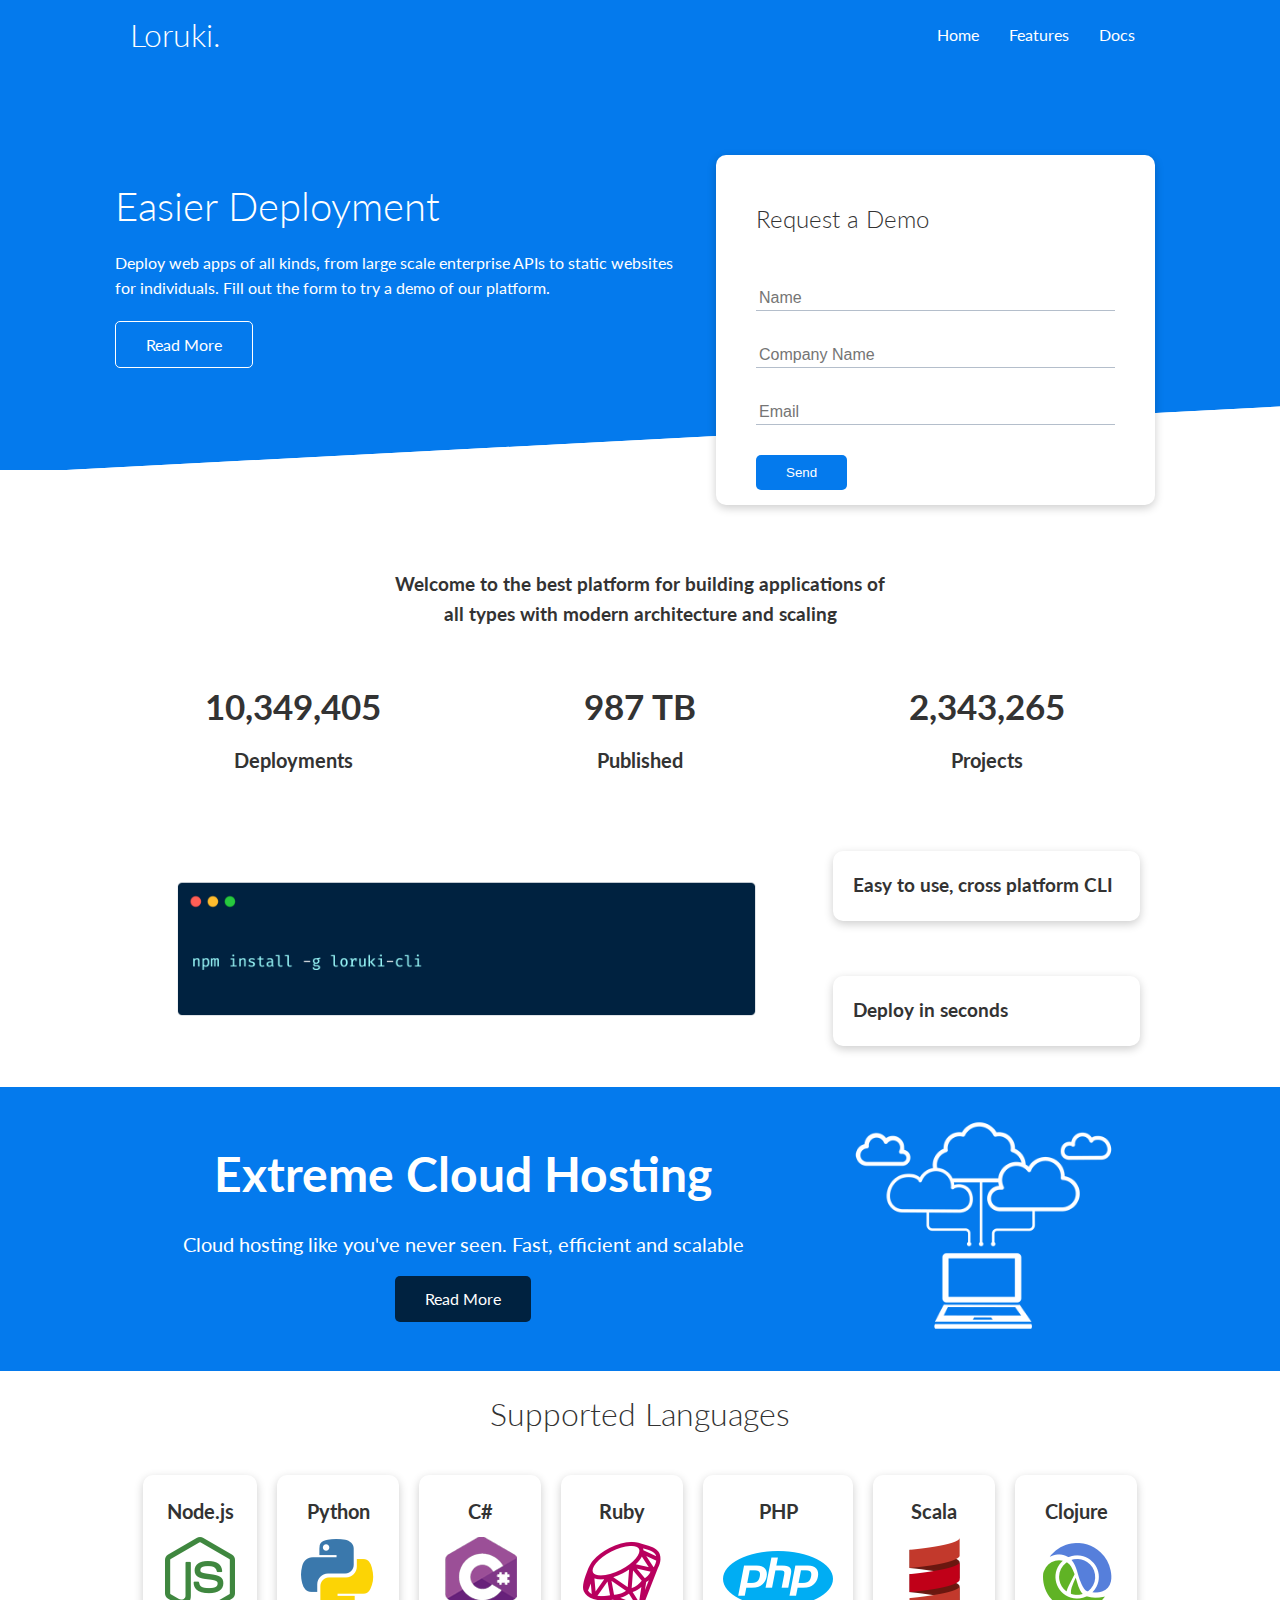
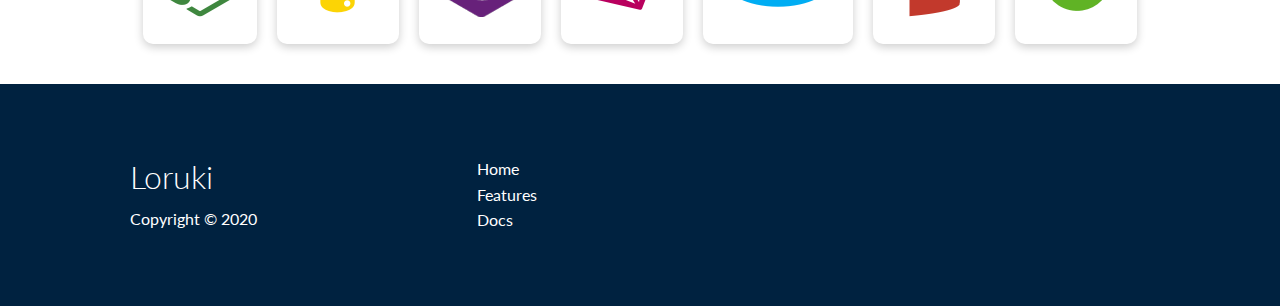
<file: index.html>
<!DOCTYPE html>
<html lang="en">
<head>
    <meta charset="UTF-8">
    <meta name="viewport" content="width=device-width, initial-scale=1.0">
    <link rel="stylesheet" href="css/utitlities.css">
    <link rel="stylesheet" href="css/style.css">
    <link rel="stylesheet" href="https://cdnjs.cloudflare.com/ajax/libs/font-awesome/5.15.1/css/all.min.css" integrity="sha512-+4zCK9k+qNFUR5X+cKL9EIR+ZOhtIloNl9GIKS57V1MyNsYpYcUrUeQc9vNfzsWfV28IaLL3i96P9sdNyeRssA==" crossorigin="anonymous" />
    <title>Loruki | Cloud Hosting For Everyone</title>
</head>
<body>
    <!-- Navbar -->
    <div class="navbar">
        <div class="container flex">
            <h1 class="logo">Loruki.</h1>
            <nav>
                <ul>
                    <li><a href="index.html">Home</a></li>
                    <li><a href="features.html">Features</a></li>
                    <li><a href="docs.html">Docs</a></li>
                </ul>
            </nav>
        </div>
    </div>

    <!-- Showcase -->
    <section class="showcase">
        <div class="container grid">
            <div class="showcase-text">
                <h1>Easier Deployment</h1>
                <p>Deploy web apps of all kinds, from large scale enterprise APIs to static websites for individuals. Fill out the form to try a demo of our platform.</p>
                <a href="features.html" class="btn btn-outline">Read More</a>
            </div>
            <div class="showcase-form card">
                <h2>Request a Demo</h2>
                <form name="contact" method="POST" netlify-honeypot="bot-field" netlify>
                    <input type="hidden" name="form-name" value="contact">
                    <p class="hidden">
                        <label>Don’t fill this out if you're human: <input name="bot-field" /></label>
                    </p>
                    <div class="form-control">
                        <input type="text" name="name" placeholder="Name" required>
                    </div>
                    <div class="form-control">
                        <input type="text" name="name" placeholder="Company Name" required>
                    </div>
                    <div class="form-control">
                        <input type="email" name="email" placeholder="Email" required>
                    </div>
                    <input type="submit" value="Send" class="btn btn-primary">
                </form>    
            </div>
        </div>
    </section>

    <section class="stats">
        <div class="container">
            <h3 class="stats-heading text-center my-1">
                Welcome to the best platform for building applications of all types with modern architecture and scaling
            </h3>   

            <div class="grid grid-3 text-center my-4">
                <div>
                    <i class="fas fa-server fa-3x"></i>
                    <h3>10,349,405</h3>
                    <p class="text-secondary">Deployments</p>
                </div>
                <div>
                    <i class="fas fa-upload fa-3x"></i>
                    <h3>987 TB</h3>
                    <p class="text-secondary">Published</p>
                </div>
                <div>
                    <i class="fas fa-project-diagram fa-3x"></i>
                    <h3>2,343,265</h3>
                    <p class="text-secondary">Projects</p>
                </div>
            </div>
        </div>
    </section>

    <!-- Cli -->
    <section class="cli">
        <div class="container grid">
            <img src="images/cli.png" alt="">
            <div class="card">
                <h3>Easy to use, cross platform CLI</h3>
            </div>
            <div class="card">
                <h3>Deploy in seconds</h3>
            </div>
        </div>
    </section>

    <!-- Cloud -->
    <section class="hosting my-2 py-2">
       <div class="container grid">
            <div class="content">
                <h3>Extreme Cloud Hosting</h3>
                <p class="my-1">Cloud hosting like you've never seen. Fast, efficient and scalable</p>
                <a href="features.html" class="btn btn-dark">Read More</a>
            </div>
            <div class="cloud">
                <img src="images/cloud.png" alt="">
            </div>
        </div>
    </section>

    <!-- Languages -->
    <section class="languages">
        <h2 class="text-center my-2 md">
            Supported Languages
        </h2>
        <div class="container flex">
            <div class="card">
                <h4>Node.js</h4>
                <img src="images/logos/node.png">
            </div>
            <div class="card">
                <h4>Python</h4>
                <img src="images/logos/python.png">
            </div>
            <div class="card">
                <h4>C#</h4>
                <img src="images/logos/csharp.png">
            </div>
            <div class="card">
                <h4>Ruby</h4>
                <img src="images/logos/ruby.png">
            </div>
            <div class="card">
                <h4>PHP</h4>
                <img src="images/logos/php.png">
            </div>
            <div class="card">
                <h4>Scala</h4>
                <img src="images/logos/scala.png">
            </div>
            <div class="card">
                <h4>Clojure</h4>
                <img src="images/logos/clojure.png">
            </div>
        </div>
    </section>

    <!-- Footer -->
    <footer class="footer bg-dark py-5">
        <div class="container grid grid-3">
            <div>
                <h1>Loruki</h1>
                <p>Copyright &copy; 2020</p>
            </div>
            <nav>
                <ul>
                    <li><a href="index.html">Home</a></li>
                    <li><a href="features.html">Features</a></li>
                    <li><a href="docs.html">Docs</a></li>
                </ul>
            </nav>
            <div class="social">
                <a href="#"><i class="fab fa-github fa-2x"></i></a>
                <a href="#"><i class="fab fa-facebook fa-2x"></i></a>
                <a href="#"><i class="fab fa-instagram fa-2x"></i></a>
                <a href="#"><i class="fab fa-twitter fa-2x"></i></a>
            </div>
        </div>
    </footer>
</body>
</html>
</file>
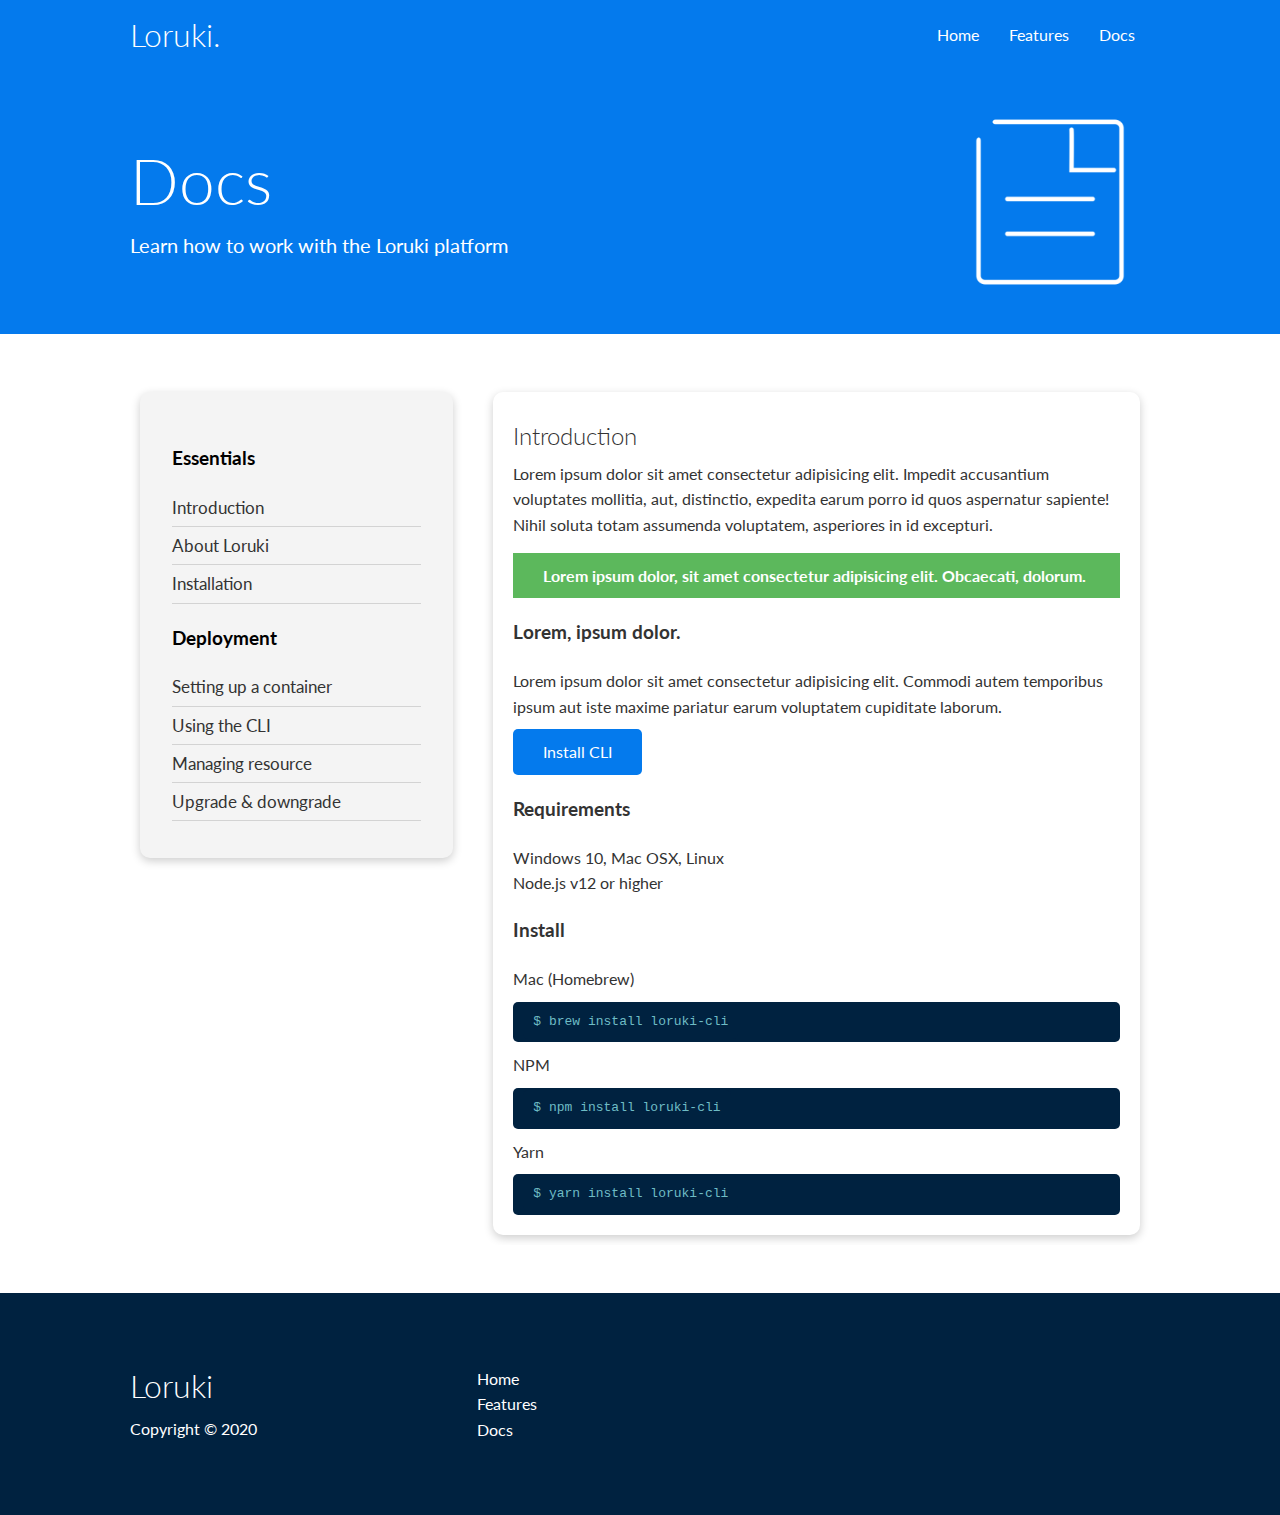
<file: docs.html>
<!DOCTYPE html>
<html lang="en">
<head>
    <meta charset="UTF-8">
    <meta name="viewport" content="width=device-width, initial-scale=1.0">
    <link rel="stylesheet" href="css/utitlities.css">
    <link rel="stylesheet" href="css/style.css">
    <link rel="stylesheet" href="https://cdnjs.cloudflare.com/ajax/libs/font-awesome/5.15.1/css/all.min.css" integrity="sha512-+4zCK9k+qNFUR5X+cKL9EIR+ZOhtIloNl9GIKS57V1MyNsYpYcUrUeQc9vNfzsWfV28IaLL3i96P9sdNyeRssA==" crossorigin="anonymous" />
    <title>Loruki | Cloud Hosting For Everyone</title>
</head>
<body>
    <!-- Navbar -->
    <div class="navbar">
        <div class="container flex">
            <h1 class="logo">Loruki.</h1>
            <nav>
                <ul>
                    <li><a href="index.html">Home</a></li>
                    <li><a href="features.html">Features</a></li>
                    <li><a href="docs.html">Docs</a></li>
                </ul>
            </nav>
        </div>
    </div>

    <!-- Head -->
    <section class="docs-head bg-primary py-3">
        <div class="container grid">
            <div>
                <h1 class="xl">Docs</h1>
                <p class="lead">
                    Learn how to work with the Loruki platform
                </p>
            </div>
            <img src="images/docs.png" alt="">
        </div>
    </section>

    <!-- Docs main -->
    <section class="docs-main my-4">
        <div class="container grid">
            <div class="card bg-light p-3">
                <h3 class="my-2">Essentials</h3>
                <nav>
                    <ul>
                        <li><a href="#">Introduction</a></li>
                        <li><a href="#">About Loruki</a></li>
                        <li><a href="#">Installation</a></li>
                    </ul>
                <h3 class="my-2">Deployment</h3>
                <nav>
                    <ul>
                        <li><a href="#">Setting up a container</a></li>
                        <li><a href="#">Using the CLI</a></li>
                        <li><a href="#">Managing resource</a></li>
                        <li><a href="#">Upgrade & downgrade</a></li>
                    </ul>
                </nav>
            </div>

            <div class="card">
                <h2>Introduction</h2>
                <p>Lorem ipsum dolor sit amet consectetur adipisicing elit. Impedit accusantium voluptates mollitia, aut, distinctio, expedita earum porro id quos aspernatur sapiente! Nihil soluta totam assumenda voluptatem, asperiores in id excepturi.</p>

                <div class="alert alert-success">
                    <i class="fas fa-info"></i> Lorem ipsum dolor, sit amet consectetur adipisicing elit. Obcaecati, dolorum.
                </div>

                <h3>Lorem, ipsum dolor.</h3>
                <p>Lorem ipsum dolor sit amet consectetur adipisicing elit. Commodi autem temporibus ipsum aut iste maxime pariatur earum voluptatem cupiditate laborum.</p>
                <a href="#" class="btn btn-primary">Install CLI</a>

                <h3>Requirements</h3>
                <ul>
                    <li>Windows 10, Mac OSX, Linux</li>
                    <li>Node.js v12 or higher</li>

                    <h3>Install</h3>
                    <p>Mac (Homebrew)</p>
                    <pre><code>$ brew install loruki-cli</code></pre>
                    <p>NPM</p>
                    <pre><code>$ npm install loruki-cli</code></pre>
                    <p>Yarn</p>
                    <pre><code>$ yarn install loruki-cli</code></pre>
                </ul>
            </div>
        </div>
    </section>
  
    <!-- Footer -->
    <footer class="footer bg-dark py-5">
        <div class="container grid grid-3">
            <div>
                <h1>Loruki</h1>
                <p>Copyright &copy; 2020</p>
            </div>
            <nav>
                <ul>
                    <li><a href="index.html">Home</a></li>
                    <li><a href="features.html">Features</a></li>
                    <li><a href="docs.html">Docs</a></li>
                </ul>
            </nav>
            <div class="social">
                <a href="#"><i class="fab fa-github fa-2x"></i></a>
                <a href="#"><i class="fab fa-facebook fa-2x"></i></a>
                <a href="#"><i class="fab fa-instagram fa-2x"></i></a>
                <a href="#"><i class="fab fa-twitter fa-2x"></i></a>
            </div>
        </div>
    </footer>
</body>
</html>
</file>
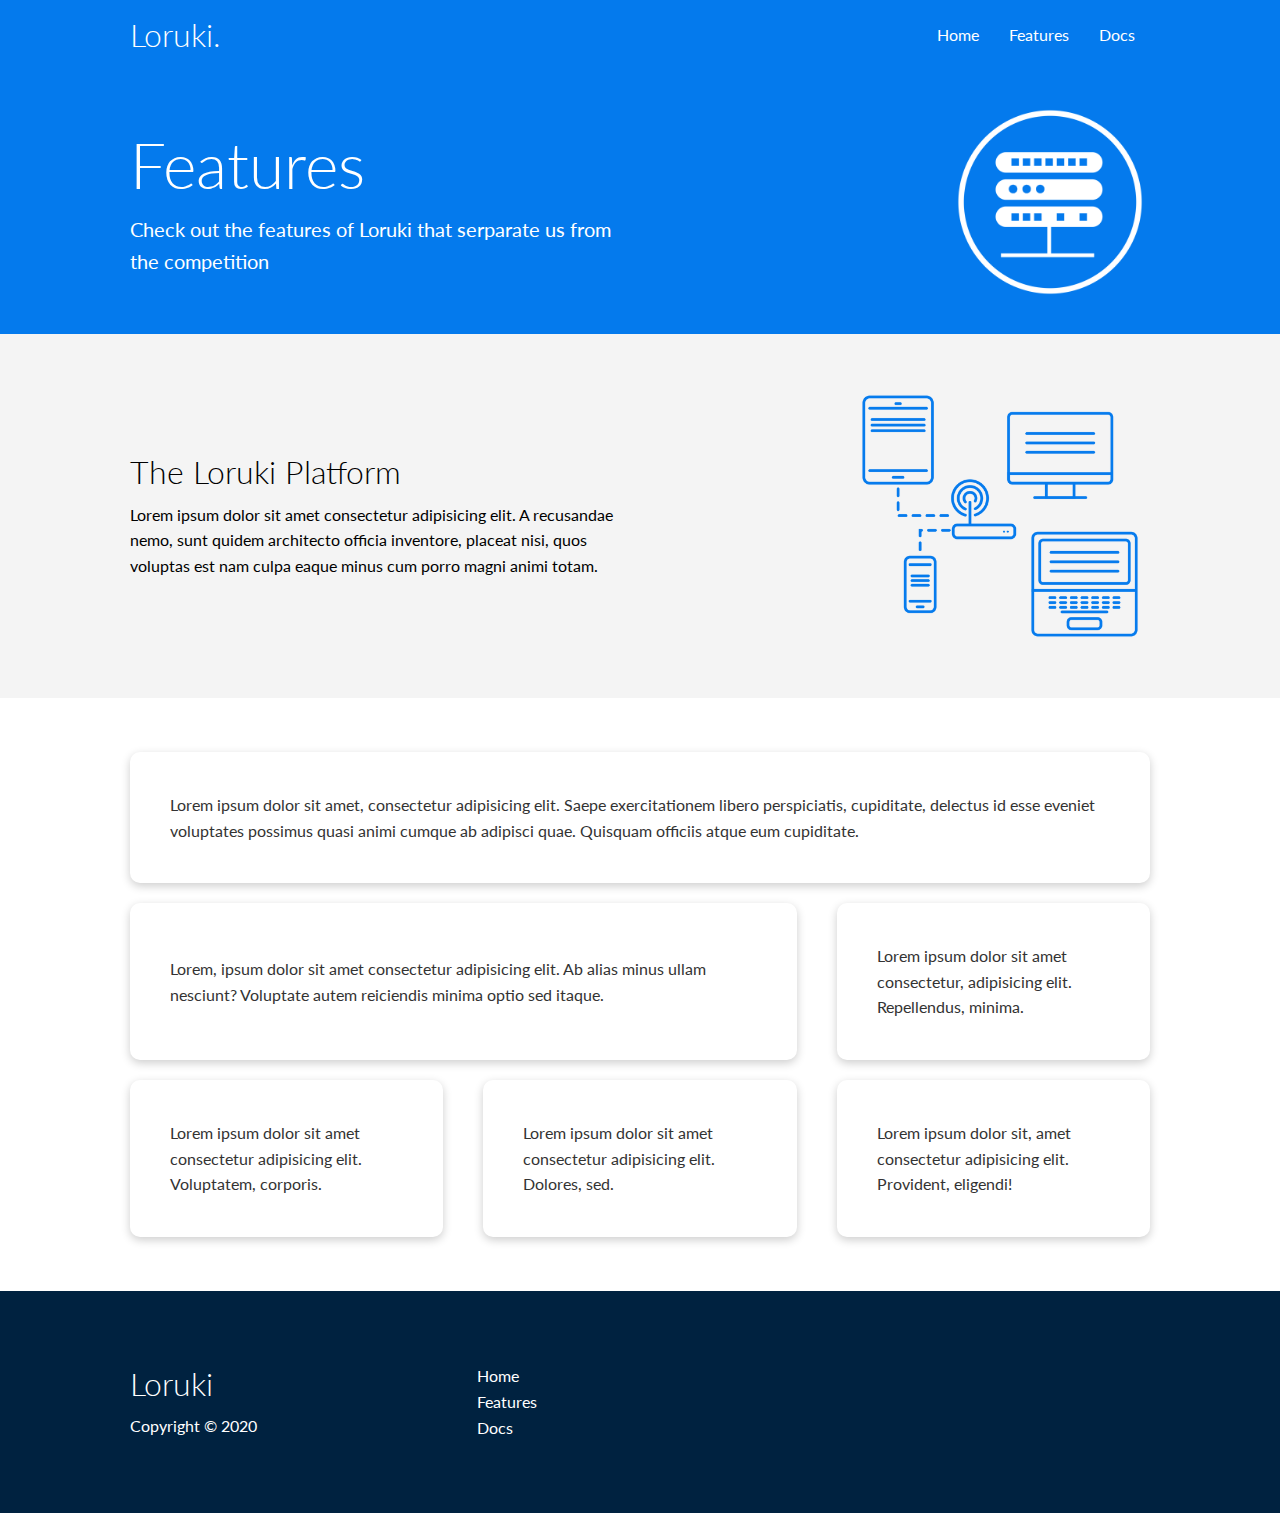
<file: features.html>
<!DOCTYPE html>
<html lang="en">
<head>
    <meta charset="UTF-8">
    <meta name="viewport" content="width=device-width, initial-scale=1.0">
    <link rel="stylesheet" href="css/utitlities.css">
    <link rel="stylesheet" href="css/style.css">
    <link rel="stylesheet" href="https://cdnjs.cloudflare.com/ajax/libs/font-awesome/5.15.1/css/all.min.css" integrity="sha512-+4zCK9k+qNFUR5X+cKL9EIR+ZOhtIloNl9GIKS57V1MyNsYpYcUrUeQc9vNfzsWfV28IaLL3i96P9sdNyeRssA==" crossorigin="anonymous" />
    <title>Loruki | Cloud Hosting For Everyone</title>
</head>
<body>
    <!-- Navbar -->
    <div class="navbar">
        <div class="container flex">
            <h1 class="logo">Loruki.</h1>
            <nav>
                <ul>
                    <li><a href="index.html">Home</a></li>
                    <li><a href="features.html">Features</a></li>
                    <li><a href="docs.html">Docs</a></li>
                </ul>
            </nav>
        </div>
    </div>

    <!-- Head -->
    <section class="features-head bg-primary py-3">
        <div class="container grid">
            <div>
                <h1 class="xl">Features</h1>
                <p class="lead">
                    Check out the features of Loruki that serparate us from the competition
                </p>
            </div>
            <img src="images/server.png" alt="">
        </div>
    </section>

    <!-- Sub head -->
    <section class="features-sub-head bg-light py-3">
        <div class="container grid">
            <div>
                <h1 class="md">The Loruki Platform</h1>
                <p>
                    Lorem ipsum dolor sit amet consectetur adipisicing elit. A recusandae nemo, sunt quidem architecto officia inventore, placeat nisi, quos voluptas est nam culpa eaque minus cum porro magni animi totam.
                </p>
            </div>
            <img src="images/server2.png" alt="">
        </div>
    </section>

    <!-- Main -->
    <section class="features-main my-2">
        <div class="container grid grid-3">
            <div class="card flex">
                <i class="fas fa-server fa-3x"></i>
                <p>Lorem ipsum dolor sit amet, consectetur adipisicing elit. Saepe exercitationem libero perspiciatis, cupiditate, delectus id esse eveniet voluptates possimus quasi animi cumque ab adipisci quae. Quisquam officiis atque eum cupiditate.</p>
            </div>
            <div class="card flex">
                <i class="fas fa-laptop-code fa-3x"></i>
                <p>Lorem, ipsum dolor sit amet consectetur adipisicing elit. Ab alias minus ullam nesciunt? Voluptate autem reiciendis minima optio sed itaque.</p>
            </div>
            <div class="card flex">
                <i class="fas fa-database fa-3x"></i>
                <p>Lorem ipsum dolor sit amet consectetur, adipisicing elit. Repellendus, minima.</p>
            </div>
            <div class="card flex">
                <i class="fas fa-power-off fa-3x"></i>
                <p>Lorem ipsum dolor sit amet consectetur adipisicing elit. Voluptatem, corporis.</p>
            </div>
            <div class="card flex">
                <i class="fas fa-upload fa-3x"></i>
                <p>Lorem ipsum dolor sit amet consectetur adipisicing elit. Dolores, sed.</p>
            </div>
            <div class="card flex">
                <i class="fas fa-server fa-3x"></i>
                <p>Lorem ipsum dolor sit, amet consectetur adipisicing elit. Provident, eligendi!</p>
            </div>
        </div>
    </section>

    <!-- Footer -->
    <footer class="footer bg-dark py-5">
        <div class="container grid grid-3">
            <div>
                <h1>Loruki</h1>
                <p>Copyright &copy; 2020</p>
            </div>
            <nav>
                <ul>
                    <li><a href="index.html">Home</a></li>
                    <li><a href="features.html">Features</a></li>
                    <li><a href="docs.html">Docs</a></li>
                </ul>
            </nav>
            <div class="social">
                <a href="#"><i class="fab fa-github fa-2x"></i></a>
                <a href="#"><i class="fab fa-facebook fa-2x"></i></a>
                <a href="#"><i class="fab fa-instagram fa-2x"></i></a>
                <a href="#"><i class="fab fa-twitter fa-2x"></i></a>
            </div>
        </div>
    </footer>
</body>
</html>
</file>
<file: css/utitlities.css>
.container {
    margin: 0 auto;
    max-width: 1100px;
    overflow: auto;
    padding: 0 40px;
}

.flex {
    display: flex;
    justify-content: center;
    align-items: center;
    height: 100%;
}

.grid {
    display: grid;
    grid-template-columns: repeat(2, 1fr);
    gap: 20px;
    justify-content: center;
    align-items: center;
    height: 100%;
}

.grid-3 {
    grid-template-columns: repeat(3, 1fr);

}

.card {
    background-color: #fff;
    color: #333;
    border-radius: 10px;
    box-shadow: 0 3px 10px rgba(0,0,0,0.2);
    padding: 20px;
    margin: 10px;
}

.btn {
    display: inline-block;
    padding: 10px 30px;
    cursor: pointer;
    background: var(--primary-color);
    color: #fff;
    border: none;
    border-radius: 5px;
}

.btn:hover {
    transform: scale(0.98);
}

.btn-outline {
    background-color: transparent;
    border: 1px #fff solid;
}

.text-center {
    text-align: center;
}

/* Alert */
.alert {
    background-color: var(--light-color);
    padding: 10px 20px;
    font-weight: bold;
    margin: 15px 0;
}

.alert i {
    margin-right: 10px;
}

.alert-success {
    background-color: var(--success-color);
    color: white;
}

.alert-error {
    background-color: var(--error-color);
    color: white;
}

/* Margin */
.my-1 {
    margin: 1rem 0;
}

.my-2 {
    margin: 1.5rem 0;
}

.my-3 {
    margin: 2rem 0;
}

.my-4 {
    margin: 3rem 0;
}

.my-5 {
    margin: 4rem 0;;
}

.m-1 {
    margin: 1rem;
}

.m-2 {
    margin: 1.5rem;
}

.m-3 {
    margin: 2rem;
}

.m-4 {
    margin: 3rem;
}

.m-5 {
    margin: 4rem;
}

/* Padding */
.py-1 {
    padding: 1rem 0;
}

.py-2 {
    padding: 1.5rem 0;
}

.py-3 {
    padding: 2rem 0;
}

.py-4 {
    padding: 3rem 0;
}

.py-5 {
    padding: 4rem 0;;
}

.p-1 {
    padding: 1rem;
}

.p-2 {
    padding: 1.5rem;
}

.p-3 {
    padding: 2rem;
}

.p-4 {
    padding: 3rem;
}

.p-5 {
    padding: 4rem;
}

.lead {
    font-size: 20px;
}

.md {
    font-size: 2rem;
}

.xl {
    font-size: 4rem;
}

.bg-dark {
    background-color: var(--dark-color);
    color: white !important;
}

.bg-primary {
    background-color: var(--primary-color);
    color: white;
}

.bg-light {
    background-color: var(--light-color);
    color: black;
}

.footer a {
    color: white;
}
</file>
<file: css/style.css>
@import url('https://fonts.googleapis.com/css2?family=Lato:wght@300&display=swap');

:root {
    --primary-color: #047aed;
    --secondary-color: #1c3fa8;
    --dark-color: #002240;
    --light-color: #f4f4f4;
    --success-color: #5cb85c;
    --error-color: #d9534f;
}

*{
    box-sizing: border-box;
    margin: 0;
    padding: 0;
}

body {
    font-family: "Lato";
    color: #333;
    line-height: 1.6;
}

ul {
    list-style-type: none ;
}

a {
    text-decoration: none;
    color: #333;
}

h1,
h2 {
    font-weight: 300;
    line-height: 1.2;
    margin: 10px 0;
}

p {
    margin: 10px 0;
}

img {
    width: 100%;
}

code ,pre {
    background: #002240;
    color: #6ebcc5;
    padding: 10px;
    border-radius: 5px;
}

.hidden {
visibility: hidden;
height: 0;
}


/* Navbar */
.navbar {
    background-color: var(--primary-color);
    color: white;
    height: 70px;
}

.navbar ul {
    display: flex;
}

.navbar a {
    color: #fff;
    padding: 10px;
    margin: 0 5px;
}

.navbar a:hover {
    border-bottom: 2px #fff solid;
}

.navbar .flex {
    justify-content: space-between;
}

/* Showcase */
.showcase {
    height: 400px;
    background: var(--primary-color);
    color: white;
    position: relative;
}

.showcase h1 {
    font-size: 40px;
}

.showcase p {
    margin: 20px 0;
}

.showcase .grid {
    grid-template-columns: 55% 45%;
    gap: 30px;
    overflow: visible;
}

.showcase-form {
    position: relative;
    top: 60px;
    height: 350px;
    padding: 40px;
    z-index: 100;
    justify-self: flex-end;
    animation:  slideInFromRight 1s ease-in;
}

.showcase-text {
    animation:  slideInFromLeft 1s ease-in;
}

.showcase-form .form-control {
    margin: 30px 0;
}

.showcase-form input[type="text"],
.showcase-form input[type="email"] {
    border: 0;
    border-bottom: 1px solid #b4becb;
    width: 100%;
    padding: 3px;
    font-size: 16px;
}

.showcase-form input:focus {
    outline: none;
}

.showcase::before,
.showcase::after {
    content: "";
    position: absolute;
    height: 100px;
    bottom: -70px;
    right: 0;
    left: 0;
    background: #fff; 
    transform: skewY(-3deg);
    -webkit-transform: skewY(-3deg);
    -moz-transform: skewY(-3deg);
    -ms-transform: skewY(-3deg);
}

/* Stats */

.stats {
    padding-top: 100px;
    animation:  slideInFromBottom 1s ease-in;
}

.stats-heading {
    max-width: 500px;
    margin: auto;
}

.stats .grid h3 {
    font-size: 35px;
}

.stats .grid {
    font-size: 20px;
    font-weight: bold;
}

/* Cli */
.cli .grid {
    grid-template-columns: repeat(3, 1fr);
    grid-template-rows: repeat(2, 1fr);
}

.cli .grid > *:first-child {
    grid-column: 1 / span 2;
    grid-row: 1 / span 2;
}

.btn-dark {
    background: var(--dark-color);
}

/* Cloud */
.hosting {
    background-color: var(--primary-color);
    
}

.hosting .grid {
    grid-template-columns: 2fr 1fr;
}

.hosting .content {
    text-align: center;
    color: white;
}

.hosting h3 {
    font-size: 3rem;
}

.hosting p {
    font-size: 20px;
}

/* Languages */
.languages .flex {
    flex-wrap: wrap;
}

.languages .card{
    text-align:center;
    margin: 18px 10px 40px;
    transition: transform 0.2s ease-in;
}

.languages .card h4 {
    font-size: 20px;
    margin-bottom: 10px;
}

.languages .card:hover {
    transform: translateY(-15px);
}

/* Features */
.features-head img, .docs-head img {
    width: 200px;
    justify-self: flex-end;
}

.features-sub-head img {
    justify-self: flex-end;
    width: 300px;
}

.features-main .card > i{
    margin-right: 20px;
}

.features-main .grid {
    padding: 30px;
}

.features-main .grid > *:first-child {
    grid-column: 1 / span 3;
}

.features-main .grid > *:nth-child(2) {
    grid-column: 1 / span 2;
}

 
/* Docs */

.docs-main h3 {
    margin: 20px 0;
}

.docs-main .grid {
    grid-template-columns: 1fr 2fr;
    align-items: flex-start;
}

.docs-main nav li {
    font-size: 17px;
    padding-bottom: 5px;
    margin-bottom: 5px;
    border-bottom: 1px solid lightgrey;
}

.docs-main a:hover {
    font-weight: bold;
}

/* Animations */

@keyframes slideInFromLeft {
    0%{
        transform: translateX(-100%);
    }

    100% {
        transform: translateX(0);
    }
}

@keyframes slideInFromRight {
    0%{
        transform: translateX(100%);
    }

    100% {
        transform: translateX(0);
    }
}

@keyframes slideInFromTop {
    0%{
        transform: translateY(-100%);
    }

    100% {
        transform: translateX(0);
    }
}

@keyframes slideInFromBottom {
    0%{
        transform: translateY(100%);
    }

    100% {
        transform: translateX(0);
    }
}

/* Tablets */
@media(max-width: 768px) {
    .grid,
    .showcase .grid,
    .stats .grid,
    .hosting .grid,
    .cli .grid,
    .features-main .grid,
    .docs-main .grid {
        grid-template-columns: 1fr;
        grid-template-rows: 1fr;
    }
    
    .hosting img {
        width: 100%;
    }

    .hosting .cloud {
        width: 350px;
        margin: auto;
    }
    
    .showcase {
        height: auto;
    }

    .showcase-form {
        justify-self: start;
        width: 550px;
        animation:  slideInFromBottom 1s ease-in;
    }

    .showcase .btn {
        margin-top: 20px;
    }

    .showcase h1 {
        margin-top: 50px;
    }

    .showcase-text {
        text-align: center;
        margin-top: 40px;
        animation:  slideInFromTop 1s ease-in;
    }
    .cli .grid > *:first-child {
        grid-column: 1;
        grid-row: 1;
    }

    .features-head,
    .features-sub-head,
    .docs-head {
        text-align: center;
    }
    
    .features-head img,
    .features-sub-head img,
    .docs-head img {
        justify-self: center;
    }

    .features-main .grid > *:first-child,
    .features-main .grid > *:nth-child(2) {
        grid-column: 1;
    }

}
/* Phone */
@media(max-width: 500px) {
    .navbar {
        height: 110px;
    }
    
    .navbar .flex {
        flex-direction: column;
    }

    .navbar ul {
        padding: 10px;
        background-color: rgba(0, 0, 0,0.1);
        border-radius: 5px;
    }
    .showcase-form {
        justify-self: center;
        width: 350px;
    }

}
</file>
